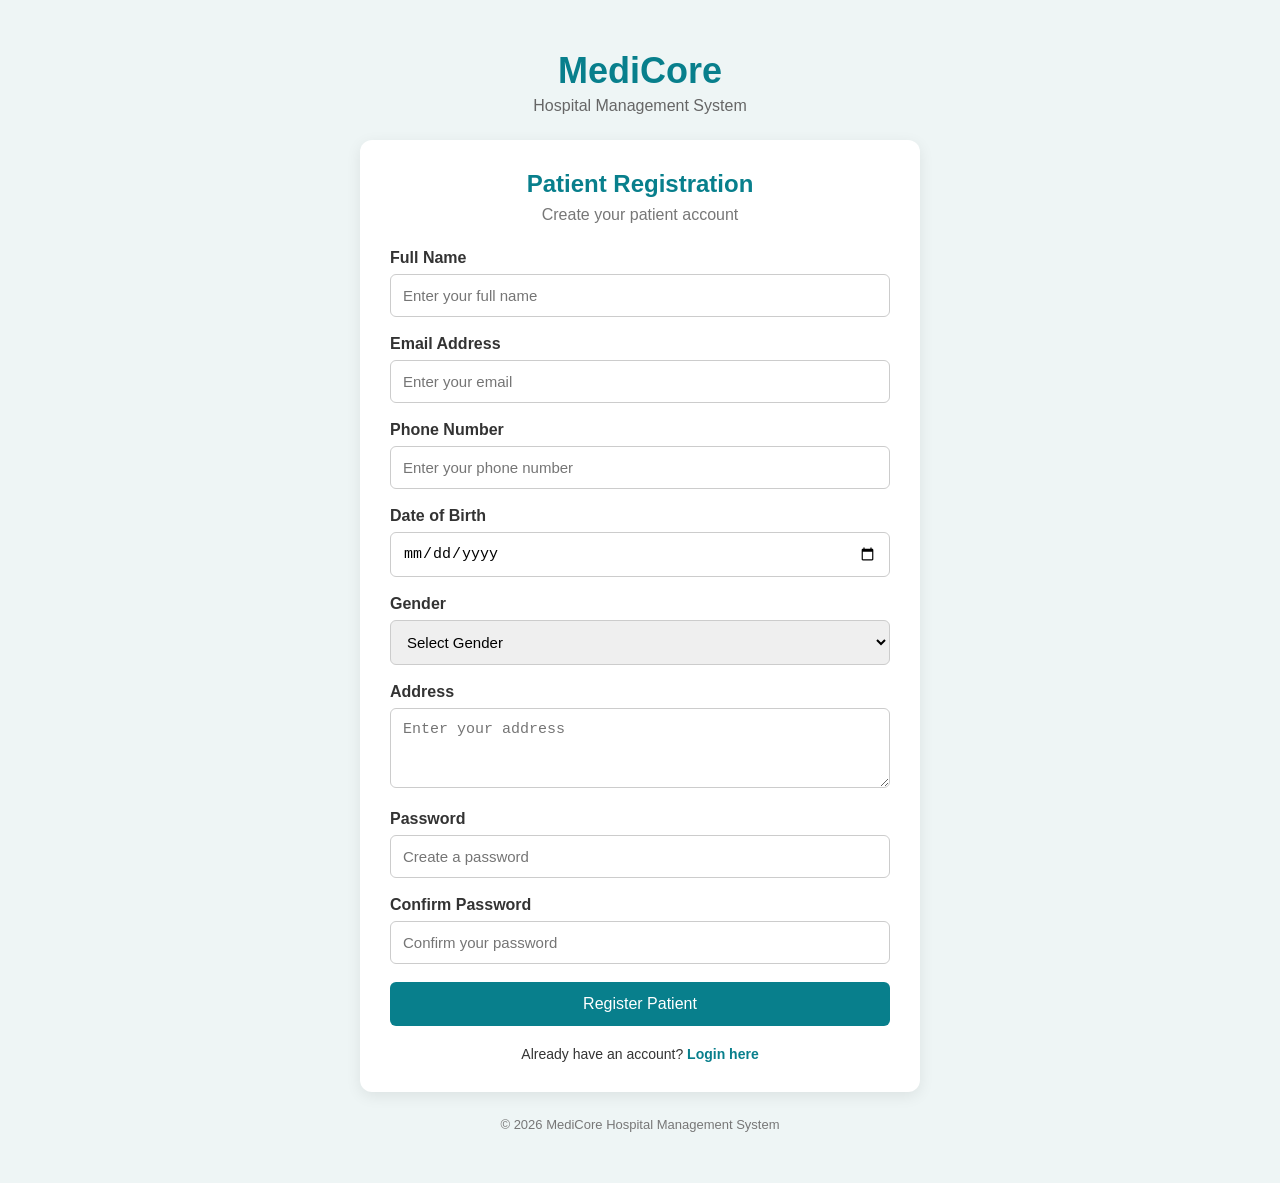
<file: index.html>
<!DOCTYPE html>
<html lang="en">
<head>
    <meta charset="UTF-8">
    <meta name="viewport" content="width=device-width, initial-scale=1.0">
    <title>MediCore - Patient Registration</title>
    <link rel="stylesheet" href="style.css">
</head>
<body>

    <div class="container">

        <div class="header">
            <h1>MediCore</h1>
            <p>Hospital Management System</p>
        </div>

        <div class="form-container">

            <h2>Patient Registration</h2>
            <p class="subtitle">Create your patient account</p>

            <form id="patientForm">

                <div class="form-group">
                    <label for="name">Full Name</label>
                    <input type="text" id="name" placeholder="Enter your full name">
                </div>

                <div class="form-group">
                    <label for="email">Email Address</label>
                    <input type="email" id="email" placeholder="Enter your email">
                </div>

                <div class="form-group">
                    <label for="phone">Phone Number</label>
                    <input type="tel" id="phone" placeholder="Enter your phone number">
                </div>

                <div class="form-group">
                    <label for="dob">Date of Birth</label>
                    <input type="date" id="dob">
                </div>

                <div class="form-group">
                    <label for="gender">Gender</label>
                    <select id="gender">
                        <option value="">Select Gender</option>
                        <option value="Male">Male</option>
                        <option value="Female">Female</option>
                        <option value="Other">Other</option>
                    </select>
                </div>

                <div class="form-group">
                    <label for="address">Address</label>
                    <textarea id="address" placeholder="Enter your address"></textarea>
                </div>

                <div class="form-group">
                    <label for="password">Password</label>
                    <input type="password" id="password" placeholder="Create a password">
                </div>

                <div class="form-group">
                    <label for="confirmPassword">Confirm Password</label>
                    <input type="password" id="confirmPassword" placeholder="Confirm your password">
                </div>

                <button type="submit">Register Patient</button>

                <p id="message"></p>

            </form>
            <p class="login-link">
    Already have an account?
    <a href="login.html">Login here</a>
</p>

        </div>

        <footer>
            © 2026 MediCore Hospital Management System
        </footer>

    </div>

    <script src="script.js"></script>
</body>
</html>
</file>
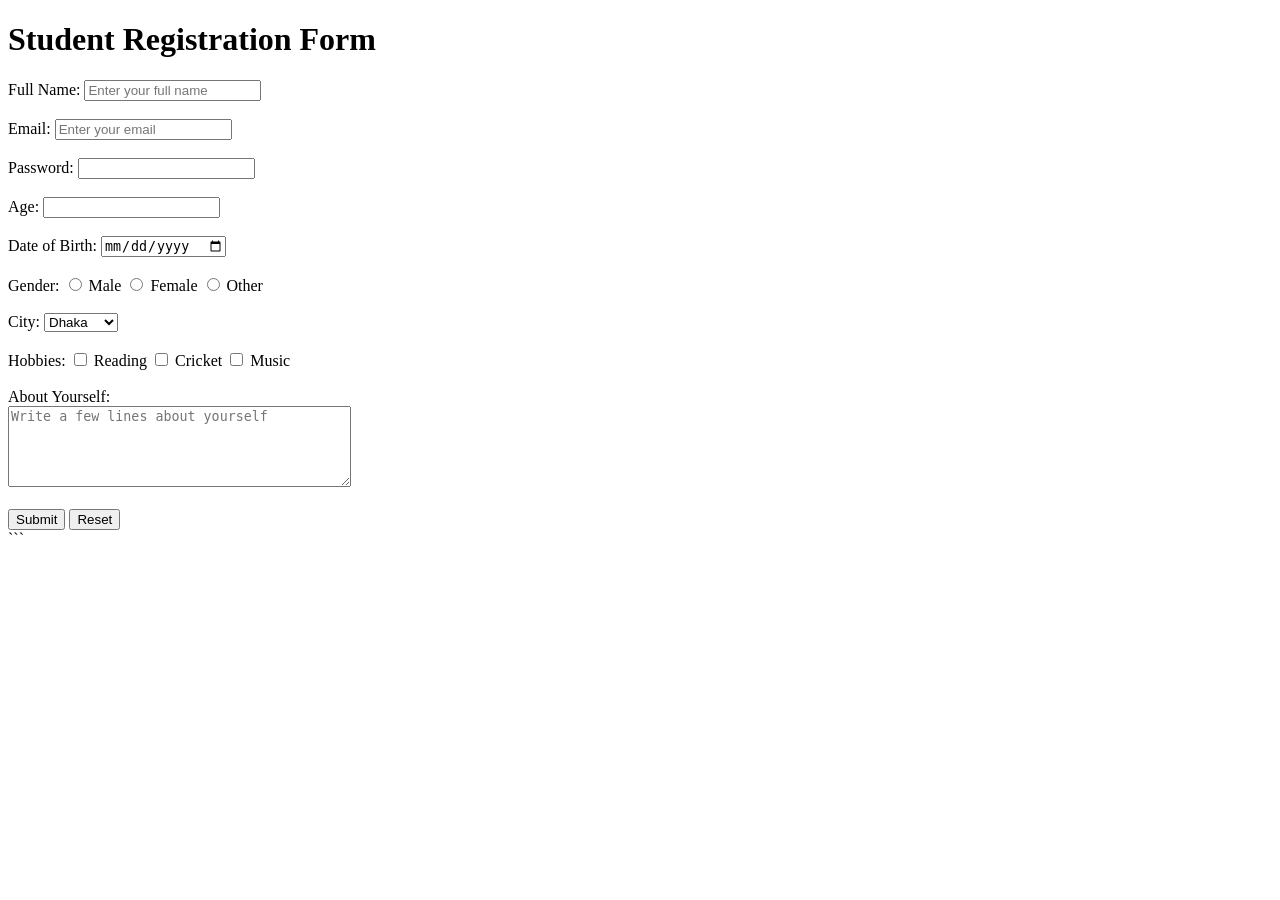
<file: Labtask1Webtech.html>
<!DOCTYPE html>
<html>
<head>
    <title>Student Registration Form</title>
</head>

<body>

    <h1>Student Registration Form</h1>

    <form>

        <!-- Full Name -->
        <label for="fullname">Full Name:</label>
        <input type="text" id="fullname" name="fullname"
               placeholder="Enter your full name" required>
        <br><br>

        <!-- Email -->
        <label for="email">Email:</label>
        <input type="email" id="email" name="email"
               placeholder="Enter your email" required>
        <br><br>

        <!-- Password -->
        <label for="password">Password:</label>
        <input type="password" id="password" name="password" required>
        <br><br>

        <!-- Age -->
        <label for="age">Age:</label>
        <input type="number" id="age" name="age">
        <br><br>

        <!-- Date of Birth -->
        <label for="dob">Date of Birth:</label>
        <input type="date" id="dob" name="dob">
        <br><br>

        <!-- Gender -->
        <label>Gender:</label>

        <input type="radio" id="male" name="gender" value="Male">
        <label for="male">Male</label>

        <input type="radio" id="female" name="gender" value="Female">
        <label for="female">Female</label>

        <input type="radio" id="other" name="gender" value="Other">
        <label for="other">Other</label>

        <br><br>

        <!-- City -->
        <label for="city">City:</label>
        <select id="city" name="city">
            <option value="Dhaka">Dhaka</option>
            <option value="Khulna">Khulna</option>
            <option value="Rajshahi">Rajshahi</option>
            <option value="Sylhet">Sylhet</option>
        </select>

        <br><br>

        <!-- Hobbies -->
        <label>Hobbies:</label>

        <input type="checkbox" id="reading" name="hobbies" value="Reading">
        <label for="reading">Reading</label>

        <input type="checkbox" id="cricket" name="hobbies" value="Cricket">
        <label for="cricket">Cricket</label>

        <input type="checkbox" id="music" name="hobbies" value="Music">
        <label for="music">Music</label>

        <br><br>

        <!-- About Yourself -->
        <label for="about">About Yourself:</label>
        <br>
        <textarea id="about" name="about" rows="5" cols="40"
                  placeholder="Write a few lines about yourself"></textarea>

        <br><br>

        <!-- Buttons -->
        <input type="submit" value="Submit">
        <input type="reset" value="Reset">

    </form>

</body>
</html>
```
</file>
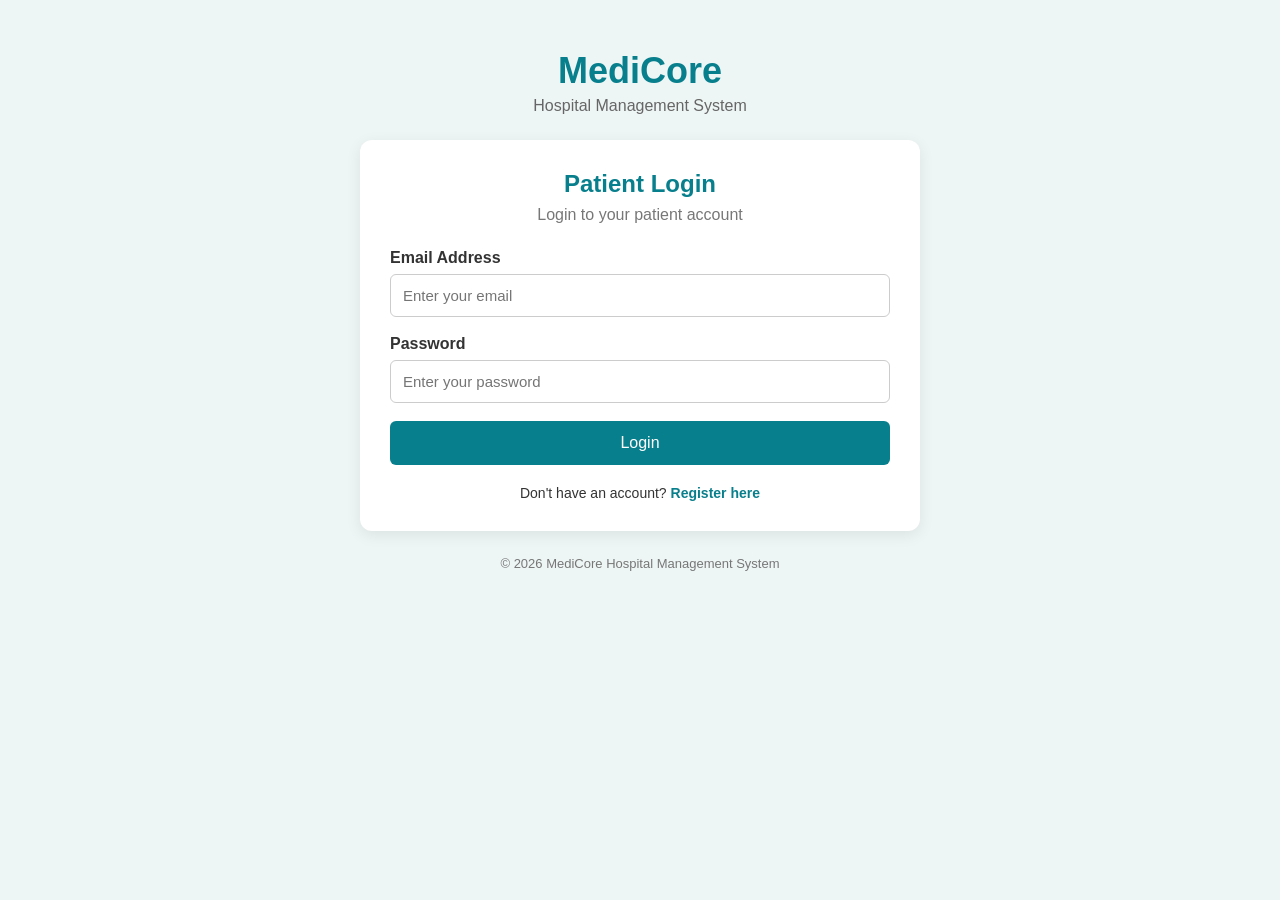
<file: login.html>
<!DOCTYPE html>
<html lang="en">
<head>
    <meta charset="UTF-8">
    <meta name="viewport" content="width=device-width, initial-scale=1.0">
    <title>MediCore - Patient Login</title>
    <link rel="stylesheet" href="style.css">
</head>
<body>

    <div class="container">

        <div class="header">
            <h1>MediCore</h1>
            <p>Hospital Management System</p>
        </div>

        <div class="form-container">

            <h2>Patient Login</h2>
            <p class="subtitle">Login to your patient account</p>

            <form id="loginForm">

                <div class="form-group">
                    <label for="email">Email Address</label>
                    <input type="email" id="email"
                           placeholder="Enter your email">
                </div>

                <div class="form-group">
                    <label for="password">Password</label>
                    <input type="password" id="password"
                           placeholder="Enter your password">
                </div>

                <button type="submit">Login</button>

                <p id="loginMessage"></p>

            </form>

            <p class="login-link">
                Don't have an account?
                <a href="index.html">Register here</a>
            </p>

        </div>

        <footer>
            © 2026 MediCore Hospital Management System
        </footer>

    </div>

    <script src="login.js"></script>
</body>
</html>
</file>
<file: style.css>
* {
    margin: 0;
    padding: 0;
    box-sizing: border-box;
}

body {
    font-family: Arial, sans-serif;
    background: #eef5f5;
    color: #333;
}

.container {
    width: 100%;
    max-width: 600px;
    margin: 30px auto;
    padding: 20px;
}

.header {
    text-align: center;
    margin-bottom: 25px;
}

.header h1 {
    color: #087f8c;
    font-size: 36px;
}

.header p {
    color: #666;
    margin-top: 5px;
}

.form-container {
    background: white;
    padding: 30px;
    border-radius: 12px;
    box-shadow: 0 4px 15px rgba(0,0,0,0.08);
}

.form-container h2 {
    text-align: center;
    color: #087f8c;
    margin-bottom: 8px;
}

.subtitle {
    text-align: center;
    color: #777;
    margin-bottom: 25px;
}

.form-group {
    margin-bottom: 18px;
}

label {
    display: block;
    margin-bottom: 7px;
    font-weight: bold;
}

input, select, textarea {
    width: 100%;
    padding: 12px;
    border: 1px solid #ccc;
    border-radius: 6px;
    font-size: 15px;
}

textarea {
    min-height: 80px;
    resize: vertical;
}

input:focus, select:focus, textarea:focus {
    outline: none;
    border-color: #087f8c;
}

button {
    width: 100%;
    padding: 13px;
    background: #087f8c;
    color: white;
    border: none;
    border-radius: 6px;
    font-size: 16px;
    cursor: pointer;
}

button:hover {
    background: #06636d;
}

#message {
    margin-top: 15px;
    text-align: center;
    font-weight: bold;
}

footer {
    text-align: center;
    margin-top: 25px;
    color: #777;
    font-size: 13px;
}

@media (max-width: 500px) {
    .container {
        margin: 10px auto;
        padding: 12px;
    }

    .form-container {
        padding: 20px;
    }
}
.login-link {
    text-align: center;
    margin-top: 20px;
    font-size: 14px;
}

.login-link a {
    color: #087f8c;
    text-decoration: none;
    font-weight: bold;
}

.login-link a:hover {
    text-decoration: underline;
}

#loginMessage {
    margin-top: 15px;
    text-align: center;
    font-weight: bold;
}
</file>
